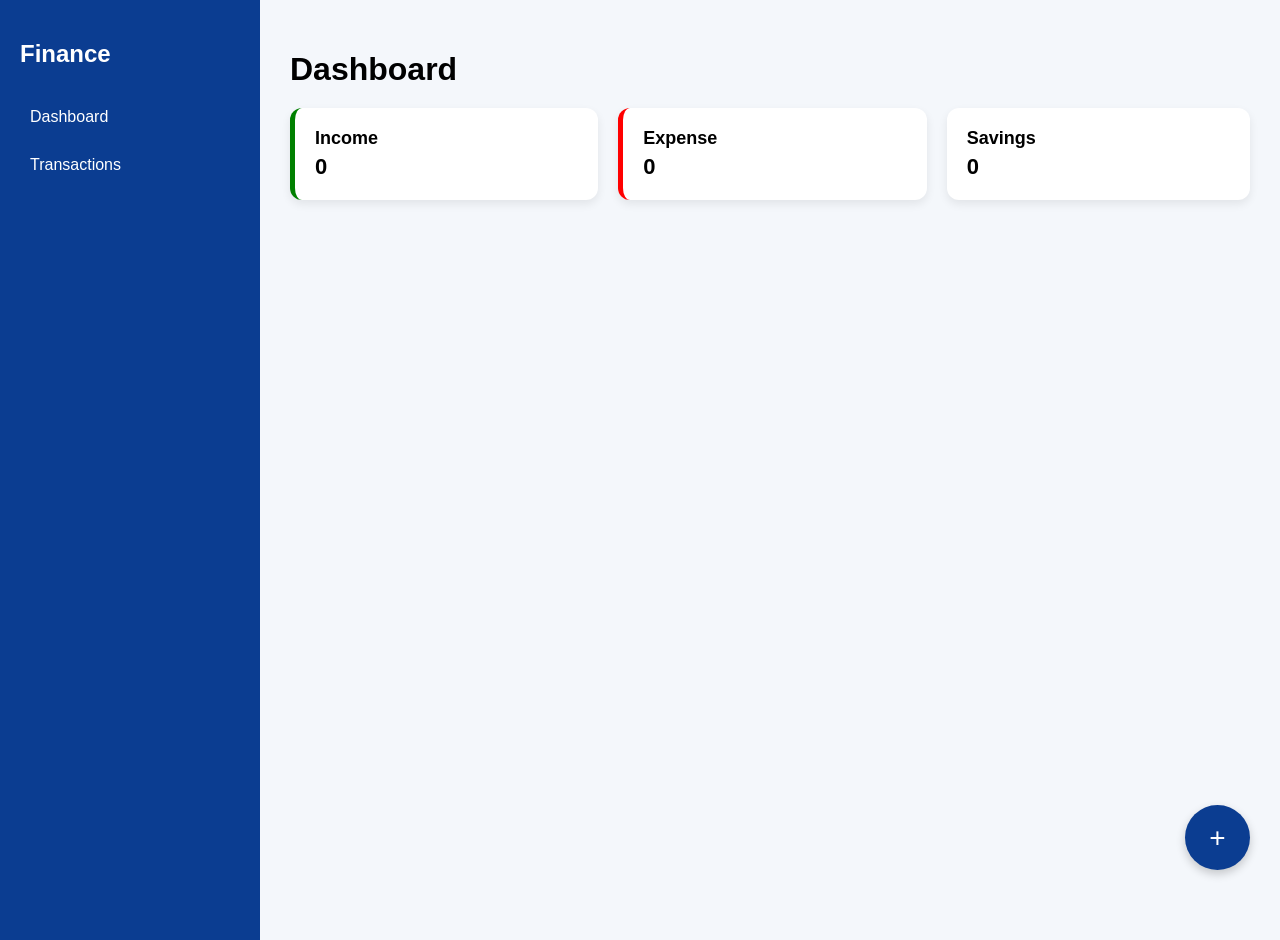
<file: expense_tracker/index.html>
<!DOCTYPE html>
<html>
<head>
  <title>Dashboard</title>
  <link rel="stylesheet" href="style.css">
</head>
<body>

<div class="sidebar">
  <h2>Finance</h2>
  <a href="index.html">Dashboard</a>
  <a href="transactions.html">Transactions</a>
</div>

<div class="main">
  <h1>Dashboard</h1>

  <div class="cards">
    <div class="card green">
      Income
      <span id="income">0</span>
    </div>

    <div class="card red">
      Expense
      <span id="expense">0</span>
    </div>

    <div class="card">
      Savings
      <span id="savings">0</span>
    </div>
  </div>

  <ul id="list"></ul>
</div>

<!-- FLOAT BUTTON -->
<button id="addBtn" onclick="openModal()">+</button>

<!-- MODAL -->
<div id="modal" class="modal">
  <div class="modal-content">
    <h3>Add Transaction</h3>

    <input id="desc" placeholder="Description">
    <input id="amount" type="number" placeholder="Amount">

    <select id="type">
      <option value="income">Income</option>
      <option value="expense">Expense</option>
    </select>

    <button class="add-btn" onclick="addTransaction()">Add</button>
    <button onclick="closeModal()">Close</button>
  </div>
</div>

<script src="script.js"></script>
</body>
</html>
</file>
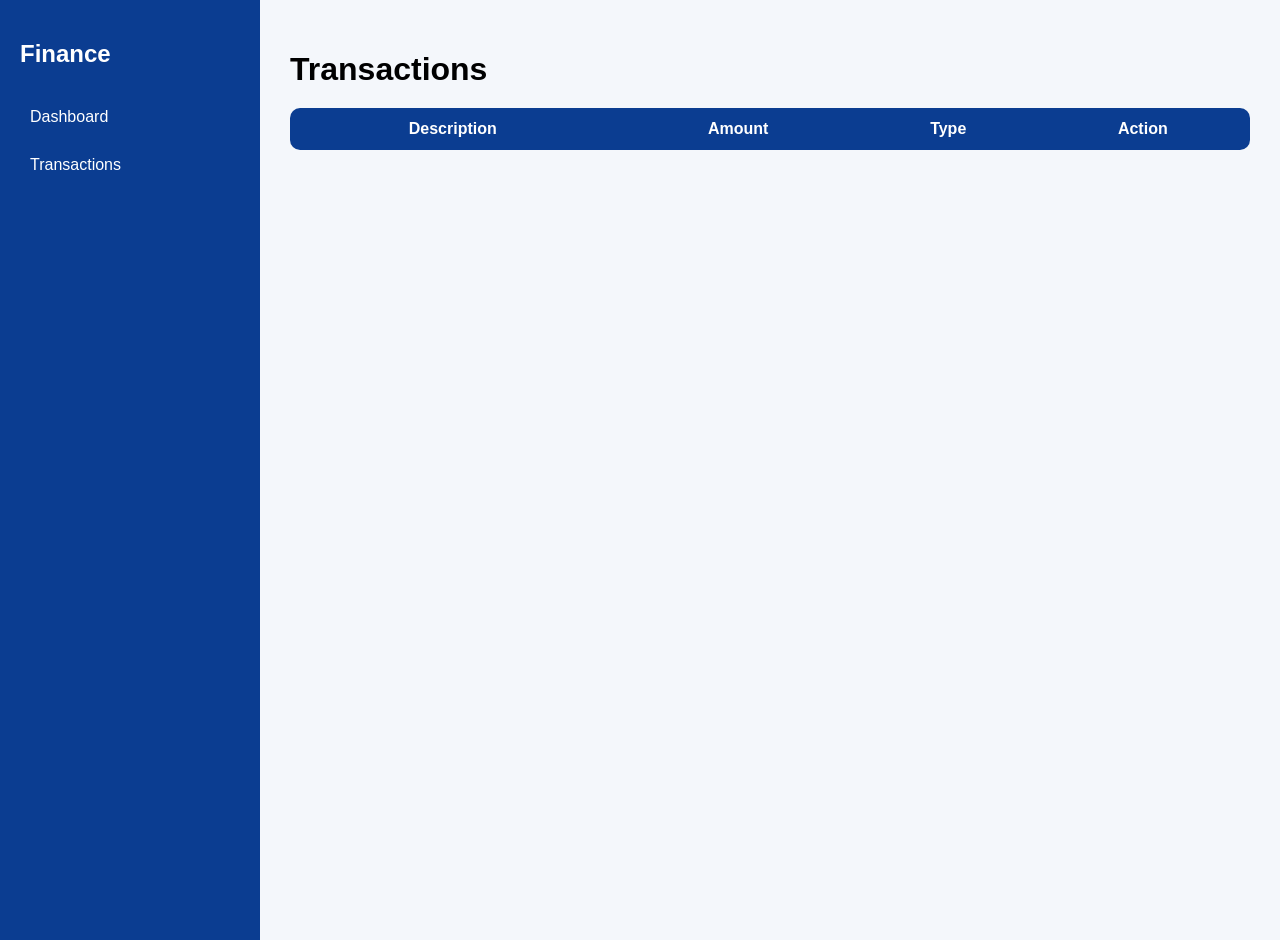
<file: expense_tracker/transactions.html>
<!DOCTYPE html>
<html>
<head>
  <title>Transactions</title>
  <link rel="stylesheet" href="style.css">
</head>
<body>

<div class="sidebar">
  <h2>Finance</h2>
  <a href="index.html">Dashboard</a>
  <a href="transactions.html">Transactions</a>
</div>

<div class="main">
  <h1>Transactions</h1>

  <table>
    <thead>
      <tr>
        <th>Description</th>
        <th>Amount</th>
        <th>Type</th>
        <th>Action</th>
      </tr>
    </thead>
    <tbody id="tableBody"></tbody>
  </table>
</div>

<script src="script.js"></script>
</body>
</html>
</file>
<file: expense_tracker/style.css>
/* GLOBAL */
body {
  margin: 0;
  font-family: 'Segoe UI', sans-serif;
  background: #f4f7fb;
  display: flex;
}

/* SIDEBAR */
.sidebar {
  width: 220px;
  background: #0b3d91;
  color: white;
  height: 100vh;
  padding: 20px;
}

.sidebar h2 {
  margin-bottom: 30px;
}

.sidebar a {
  display: block;
  padding: 10px;
  border-radius: 8px;
  color: white;
  text-decoration: none;
  margin-bottom: 10px;
  transition: 0.3s;
}

.sidebar a:hover {
  background: rgba(255,255,255,0.2);
}

/* MAIN */
.main {
  flex: 1;
  padding: 30px;
}

/* HEADER */
h1 {
  margin-bottom: 20px;
}

/* CARDS */
.cards {
  display: flex;
  gap: 20px;
  margin-bottom: 30px;
}

.card {
  flex: 1;
  background: white;
  padding: 20px;
  border-radius: 12px;
  box-shadow: 0 4px 10px rgba(0,0,0,0.08);
  font-size: 18px;
  font-weight: bold;
}

.card span {
  display: block;
  font-size: 22px;
  margin-top: 5px;
}

.card.red {
  border-left: 5px solid red;
}

.card.green {
  border-left: 5px solid green;
}

/* TRANSACTION LIST */
ul {
  padding: 0;
}

li {
  list-style: none;
  background: white;
  margin-bottom: 10px;
  padding: 12px;
  border-radius: 8px;
  display: flex;
  justify-content: space-between;
  box-shadow: 0 2px 5px rgba(0,0,0,0.05);
}

/* TABLE */
table {
  width: 100%;
  border-collapse: collapse;
  background: white;
  border-radius: 10px;
  overflow: hidden;
}

th {
  background: #0b3d91;
  color: white;
  padding: 12px;
}

td {
  padding: 12px;
  border-bottom: 1px solid #eee;
}

/* BUTTONS */
button {
  padding: 8px 12px;
  border: none;
  border-radius: 6px;
  cursor: pointer;
}

button:hover {
  opacity: 0.9;
}

/* FLOAT BUTTON */
#addBtn {
  position: fixed;
  bottom: 30px;
  right: 30px;
  width: 65px;
  height: 65px;
  background: #0b3d91;
  color: white;
  border-radius: 50%;
  font-size: 28px;
  border: none;
  box-shadow: 0 4px 10px rgba(0,0,0,0.2);
}

/* MODAL */
.modal {
  display: none;
  position: fixed;
  width: 100%;
  height: 100%;
  background: rgba(0,0,0,0.4);
}

.modal-content {
  background: white;
  padding: 25px;
  margin: 10% auto;
  width: 320px;
  border-radius: 12px;
}

input, select {
  width: 100%;
  padding: 10px;
  margin-top: 10px;
  border-radius: 6px;
  border: 1px solid #ccc;
}

/* ACTION BUTTONS */
.delete-btn {
  background: red;
  color: white;
}

.add-btn {
  background: #0b3d91;
  color: white;
  margin-top: 10px;
}
</file>
